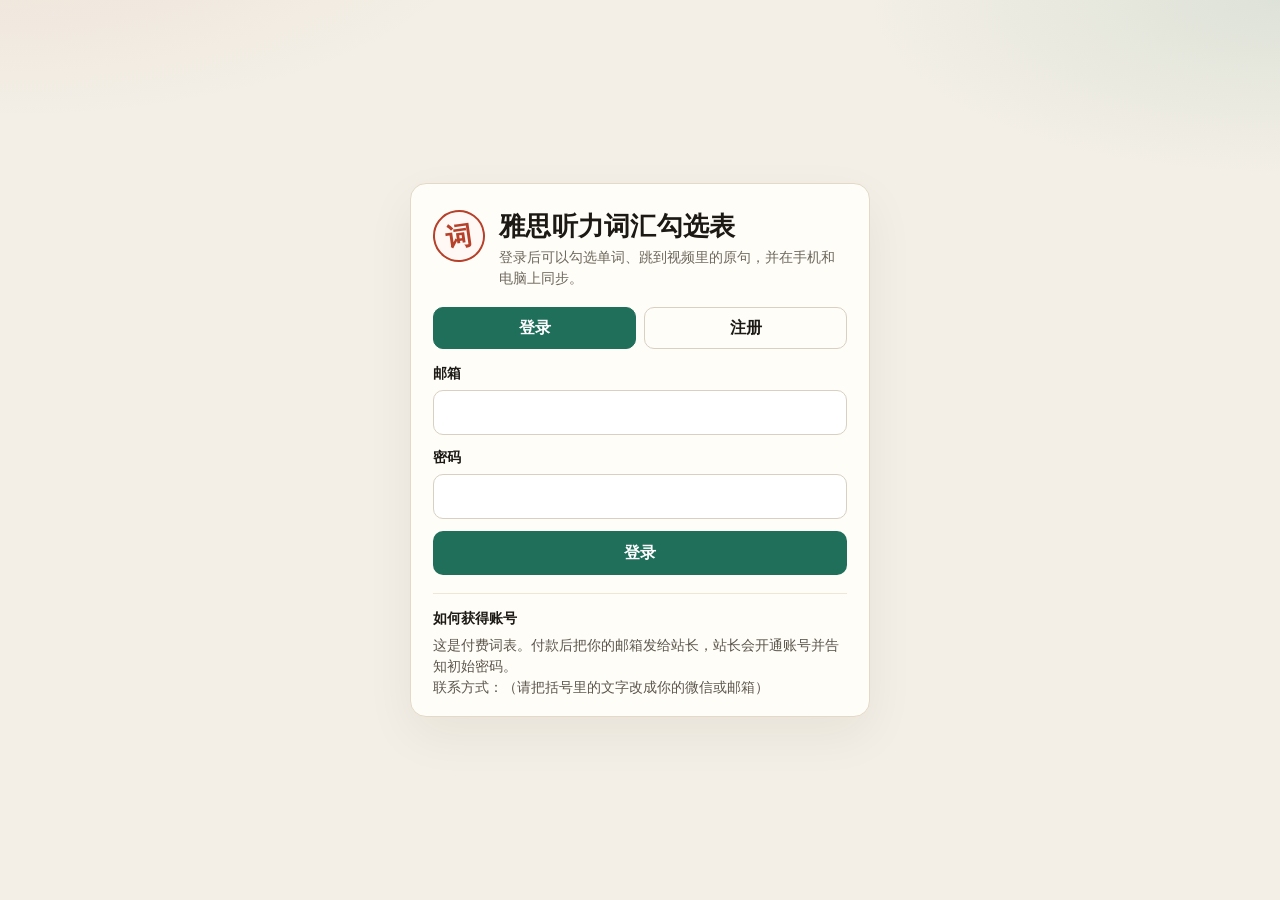
<file: site/index.html>
<!doctype html>
<html lang="zh-CN">
<head>
  <meta charset="utf-8">
  <meta name="viewport" content="width=device-width, initial-scale=1">
  <meta name="theme-color" content="#f3efe6">
  <title>雅思听力词汇勾选表</title>
  <link rel="icon" href="data:image/svg+xml,%3Csvg xmlns='http://www.w3.org/2000/svg' viewBox='0 0 64 64'%3E%3Ccircle cx='32' cy='32' r='28' fill='none' stroke='%23b6402a' stroke-width='4'/%3E%3Ctext x='32' y='42' text-anchor='middle' font-size='30' font-family='serif' fill='%23b6402a'%3E%E8%AF%8D%3C/text%3E%3C/svg%3E">
  <link rel="stylesheet" href="styles.css">
</head>
<body>
  <div id="boot" class="boot">正在打开…</div>

  <div id="login" class="login-wrap" hidden>
    <section class="card">
      <div class="brand">
        <span class="seal" aria-hidden="true">词</span>
        <div>
          <h1>雅思听力词汇勾选表</h1>
          <p class="lead">登录后可以勾选单词、跳到视频里的原句，并在手机和电脑上同步。</p>
        </div>
      </div>
      <p id="config-problems" class="warn" hidden></p>
      <div class="tabs" role="tablist">
        <button type="button" id="tab-login" class="tab on" role="tab" aria-selected="true">登录</button>
        <button type="button" id="tab-register" class="tab" role="tab" aria-selected="false">注册</button>
      </div>
      <form id="login-form">
        <label>邮箱
          <input id="email" name="email" type="email" autocomplete="username" inputmode="email" required>
        </label>
        <label>密码
          <input id="password" name="password" type="password" autocomplete="current-password" required>
        </label>
        <p id="login-error" class="form-error" role="alert" hidden></p>
        <button id="login-submit" class="primary" type="submit">登录</button>
      </form>
      <form id="register-form" hidden>
        <label>邮箱
          <input id="reg-email" name="email" type="email" autocomplete="username" inputmode="email" required>
        </label>
        <label>密码
          <input id="reg-password" name="password" type="password" autocomplete="new-password" minlength="6" required>
        </label>
        <label>再输入一次
          <input id="reg-password-2" type="password" autocomplete="new-password" minlength="6" required>
        </label>
        <label>邀请码
          <input id="reg-code" name="code" autocomplete="off" autocapitalize="characters" spellcheck="false" placeholder="付款后由站长发给你" required>
        </label>
        <p id="reg-error" class="form-error" role="alert" hidden></p>
        <button id="reg-submit" class="primary" type="submit">注册</button>
      </form>
      <div class="purchase">
        <h2>如何获得账号</h2>
        <p id="purchase-note"></p>
      </div>
    </section>
  </div>

  <div id="app" hidden>
    <header class="top">
      <div class="wrap top-row">
        <div class="brand compact">
          <span class="seal" aria-hidden="true">词</span>
          <div>
            <h1>雅思听力词汇</h1>
            <p class="lead">勾选、跳转、多设备同步</p>
          </div>
        </div>
        <div class="account">
          <span id="who"></span>
          <button type="button" id="open-password" class="texty">修改密码</button>
          <button type="button" id="logout" class="texty">退出</button>
        </div>
      </div>
      <div class="wrap toolbar">
        <input id="search" type="search" placeholder="搜索英文单词" aria-label="搜索英文单词" autocomplete="off" enterkeyhint="search">
        <select id="video" aria-label="选择视频"></select>
        <div class="tools">
          <label class="check"><input id="only" type="checkbox"> 只看已勾选</label>
          <div class="font">
            <span>字号</span>
            <button type="button" id="font-down" aria-label="减小字号">A−</button>
            <span id="font-label">18</span>
            <button type="button" id="font-up" aria-label="增大字号">A+</button>
          </div>
          <span id="global-count">已勾选 0 / 0</span>
          <span id="sync" data-mode="ok">已同步</span>
        </div>
        <div class="tools">
          <button type="button" id="export-words">导出单词</button>
          <button type="button" id="export-detail">导出单词和时间</button>
          <button type="button" id="refresh">刷新</button>
          <button type="button" id="clear-open" class="danger">清空勾选</button>
        </div>
      </div>
    </header>

    <main class="wrap">
      <p id="loading">正在读取词表…</p>
      <p id="load-error" class="warn" hidden></p>
      <section id="export-panel" class="export-panel" hidden>
        <div class="export-head">
          <h2>已勾选的单词</h2>
          <button type="button" id="export-close" class="texty">关闭</button>
        </div>
        <p id="export-meta"></p>
        <textarea id="export-text" readonly></textarea>
        <button type="button" id="export-copy" class="primary">复制</button>
      </section>
      <p id="empty" hidden>没有符合条件的单词</p>
      <div id="list"></div>
      <p id="footer-stats" class="foot"></p>
    </main>
  </div>

  <div id="modal" class="overlay" hidden>
    <div class="dialog" role="dialog" aria-modal="true" aria-labelledby="clear-title">
      <h2 id="clear-title">清空所有勾选？</h2>
      <p>这个账号在所有设备上的勾选都会删除，而且不能恢复。</p>
      <div class="dialog-actions">
        <button type="button" id="modal-cancel">取消</button>
        <button type="button" id="modal-confirm" class="danger">确认清空</button>
      </div>
    </div>
  </div>

  <div id="password-modal" class="overlay" hidden>
    <form class="dialog" id="password-form" role="dialog" aria-modal="true" aria-labelledby="password-title">
      <h2 id="password-title">修改密码</h2>
      <p id="password-lead">设置一个新密码。至少 6 位。</p>
      <label>新密码
        <input id="new-password" type="password" autocomplete="new-password" minlength="6" required>
      </label>
      <label>再输入一次
        <input id="new-password-2" type="password" autocomplete="new-password" minlength="6" required>
      </label>
      <p id="password-error" class="form-error" role="alert" hidden></p>
      <div class="dialog-actions">
        <button type="button" id="password-cancel">取消</button>
        <button type="submit" id="password-save" class="primary">保存</button>
      </div>
    </form>
  </div>

  <div id="report-modal" class="overlay" hidden>
    <form class="dialog" id="report-form" role="dialog" aria-modal="true" aria-labelledby="report-title">
      <h2 id="report-title">报告这个词有问题</h2>
      <p id="report-word"></p>
      <label>说明（可选）
        <textarea id="report-note" maxlength="500" placeholder="例如：拼写不对，音频里听到的是……"></textarea>
      </label>
      <p id="report-error" class="form-error" role="alert" hidden></p>
      <div class="dialog-actions">
        <button type="button" id="report-cancel">取消</button>
        <button type="submit" id="report-save" class="primary">提交</button>
      </div>
    </form>
  </div>

  <div id="toast" class="toast" role="status" hidden></div>
  <noscript><p class="boot">请启用浏览器的 JavaScript 后再使用。</p></noscript>
  <script src="vendor/supabase.js"></script>
  <script src="config.js"></script>
  <script src="app.js"></script>
</body>
</html>
</file>
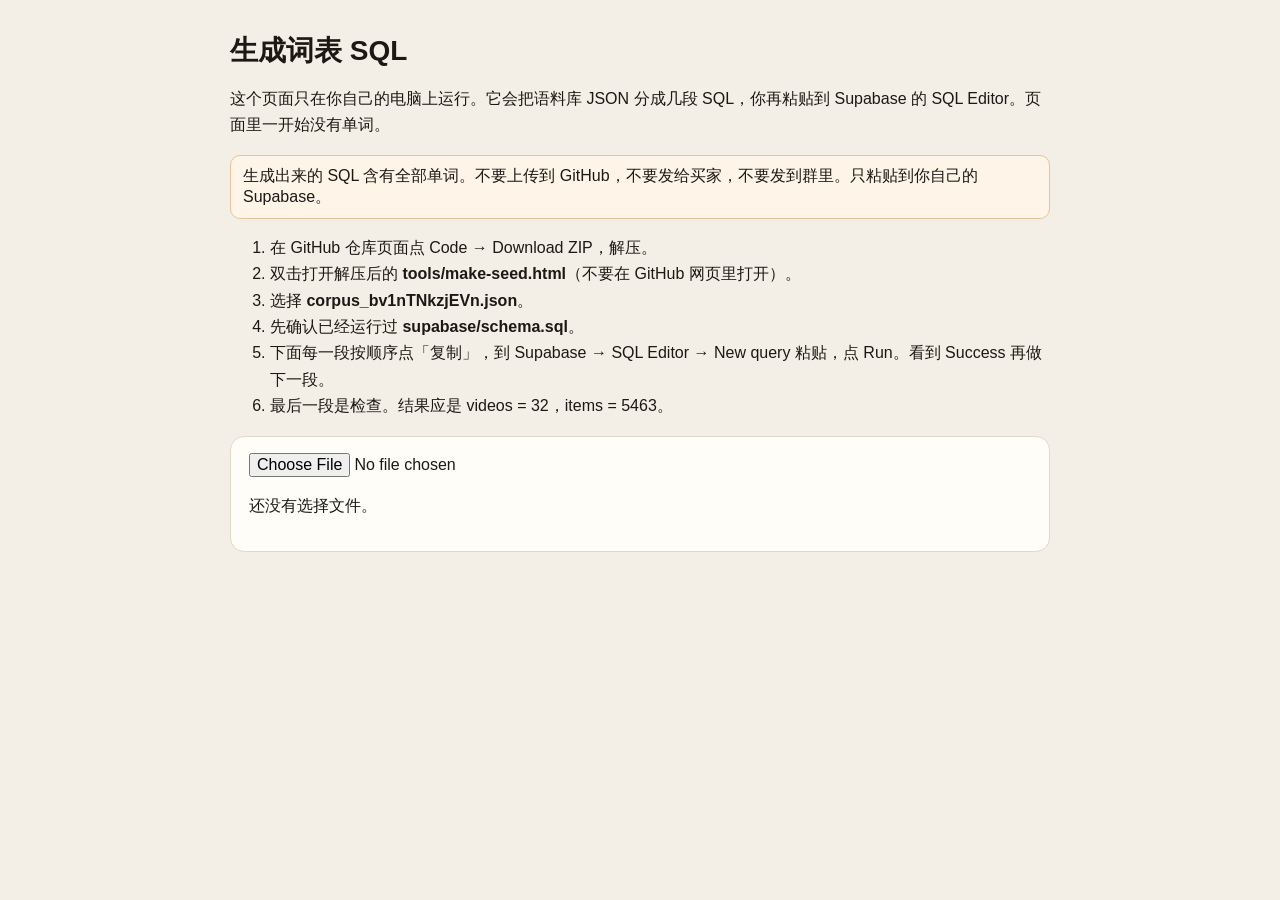
<file: tools/make-seed.html>
<!doctype html>
<html lang="zh-CN">
<head>
  <meta charset="utf-8">
  <meta name="viewport" content="width=device-width, initial-scale=1">
  <title>生成词表 SQL</title>
  <style>
    body { margin: 0; font-family: "PingFang SC", "Microsoft YaHei", sans-serif; background: #f3efe6; color: #1c1915; }
    main { width: min(820px, calc(100% - 32px)); margin: 32px auto 64px; }
    h1 { font-size: 28px; margin: 0 0 8px; }
    p, li { line-height: 1.65; }
    .card { background: #fffdf8; border: 1px solid #e4d9c6; border-radius: 14px; padding: 16px 18px; margin: 16px 0; }
    button, input { font: inherit; }
    button { border: 1px solid #d9d0c1; background: #fff; border-radius: 10px; padding: 8px 12px; cursor: pointer; }
    button.primary { background: #1f6f5b; color: white; border-color: #1f6f5b; }
    .row { display: flex; gap: 8px; flex-wrap: wrap; align-items: center; }
    .warn { background: #fff4e8; border: 1px solid #e7c39a; border-radius: 10px; padding: 10px 12px; }
    textarea { width: 100%; min-height: 140px; font-family: ui-monospace, monospace; font-size: 12px; }
    .err { color: #b6402a; }
  </style>
</head>
<body>
  <main>
    <h1>生成词表 SQL</h1>
    <p>这个页面只在你自己的电脑上运行。它会把语料库 JSON 分成几段 SQL，你再粘贴到 Supabase 的 SQL Editor。页面里一开始没有单词。</p>
    <div class="card warn">
      生成出来的 SQL 含有全部单词。不要上传到 GitHub，不要发给买家，不要发到群里。只粘贴到你自己的 Supabase。
    </div>
    <ol>
      <li>在 GitHub 仓库页面点 Code → Download ZIP，解压。</li>
      <li>双击打开解压后的 <b>tools/make-seed.html</b>（不要在 GitHub 网页里打开）。</li>
      <li>选择 <b>corpus_bv1nTNkzjEVn.json</b>。</li>
      <li>先确认已经运行过 <b>supabase/schema.sql</b>。</li>
      <li>下面每一段按顺序点「复制」，到 Supabase → SQL Editor → New query 粘贴，点 Run。看到 Success 再做下一段。</li>
      <li>最后一段是检查。结果应是 videos = 32，items = 5463。</li>
    </ol>
    <div class="card">
      <div class="row">
        <input id="file" type="file" accept=".json,application/json">
      </div>
      <p id="status">还没有选择文件。</p>
      <p id="error" class="err" hidden></p>
    </div>
    <div id="out"></div>
  </main>
  <script src="../scripts/seed-lib.js"></script>
  <script>
    if (!window.SeedLib) {
      document.getElementById('error').hidden = false;
      document.getElementById('error').textContent = '没有找到 scripts/seed-lib.js。请从 GitHub 下载整个 ZIP，解压后打开这个文件，不要只下载这一个网页。';
    }
    document.getElementById('file').addEventListener('change', function (event) {
      var file = event.target.files && event.target.files[0];
      var status = document.getElementById('status');
      var error = document.getElementById('error');
      var out = document.getElementById('out');
      error.hidden = true;
      out.innerHTML = '';
      if (!file) return;
      var reader = new FileReader();
      reader.onload = function () {
        try {
          var corpus = JSON.parse(String(reader.result));
          var seed = window.SeedLib.buildSeed(corpus);
          status.textContent = '已读取 ' + seed.videoCount + ' 集，' + seed.itemCount + ' 个单词。请按下面的顺序运行，共 ' + seed.files.length + ' 段。';
          seed.files.forEach(function (part, index) {
            var card = document.createElement('section');
            card.className = 'card';
            var title = document.createElement('h2');
            title.textContent = (index + 1) + '. ' + part.name + ' · ' + part.title;
            var row = document.createElement('div');
            row.className = 'row';
            var copyBtn = document.createElement('button');
            copyBtn.className = 'primary';
            copyBtn.type = 'button';
            copyBtn.textContent = '复制';
            copyBtn.addEventListener('click', function () {
              var area = card.querySelector('textarea');
              area.focus();
              area.select();
              var done = function () {
                copyBtn.textContent = '已复制';
                setTimeout(function () { copyBtn.textContent = '复制'; }, 1500);
              };
              if (navigator.clipboard && navigator.clipboard.writeText) {
                navigator.clipboard.writeText(part.sql).then(done).catch(function () {
                  document.execCommand('copy');
                  done();
                });
              } else {
                document.execCommand('copy');
                done();
              }
            });
            var saveBtn = document.createElement('button');
            saveBtn.type = 'button';
            saveBtn.textContent = '下载 ' + part.name;
            saveBtn.addEventListener('click', function () {
              var blob = new Blob([part.sql], { type: 'text/plain;charset=utf-8' });
              var link = document.createElement('a');
              link.href = URL.createObjectURL(blob);
              link.download = part.name;
              link.click();
              URL.revokeObjectURL(link.href);
            });
            var area = document.createElement('textarea');
            area.readOnly = true;
            area.value = part.sql;
            row.appendChild(copyBtn);
            row.appendChild(saveBtn);
            card.appendChild(title);
            card.appendChild(row);
            card.appendChild(area);
            out.appendChild(card);
          });
        } catch (err) {
          status.textContent = '没有生成。';
          error.hidden = false;
          error.textContent = err && err.message ? err.message : '文件读不了。';
        }
      };
      reader.readAsText(file, 'utf-8');
    });
  </script>
</body>
</html>
</file>
<file: site/styles.css>
:root {
  color-scheme: light;
  --ink: #1c1915;
  --muted: #6d675c;
  --paper: #f3efe6;
  --card: #fffdf8;
  --line: #e4d9c6;
  --teal: #1f6f5b;
  --teal-dark: #164f41;
  --seal: #b6402a;
  --checked: #e5f4ec;
  --warn-bg: #fff4e8;
  --warn-line: #e7c39a;
}

* { box-sizing: border-box; }

[hidden] { display: none !important; }

body {
  margin: 0;
  color: var(--ink);
  background:
    radial-gradient(1000px 420px at 0% -10%, rgba(182, 64, 42, 0.08), transparent 50%),
    radial-gradient(900px 380px at 100% 0%, rgba(31, 111, 91, 0.1), transparent 46%),
    var(--paper);
  font-family: "Avenir Next", "Segoe UI", "PingFang SC", "Hiragino Sans GB", "Noto Sans SC", "Microsoft YaHei", sans-serif;
  font-size: 16px;
  line-height: 1.5;
}

button, input, select, textarea { font: inherit; color: inherit; }

button { cursor: pointer; }

:focus-visible {
  outline: 2px solid var(--teal);
  outline-offset: 2px;
}

h1, h2, p { margin: 0; }

.wrap { width: min(920px, calc(100% - 24px)); margin: 0 auto; }

.boot {
  min-height: 100dvh;
  display: grid;
  place-items: center;
  padding: 24px;
  color: var(--muted);
}

.login-wrap {
  min-height: 100dvh;
  display: flex;
  align-items: center;
  justify-content: center;
  padding: 24px 16px;
}

.card, .dialog, .export-panel, .video {
  background: var(--card);
  border: 1px solid var(--line);
  border-radius: 16px;
}

.card {
  width: min(460px, 100%);
  padding: 26px 22px 18px;
  box-shadow: 0 18px 50px rgba(60, 40, 10, 0.06);
}

.brand { display: flex; gap: 14px; align-items: flex-start; }

.brand.compact h1 { font-size: 20px; }

.seal {
  width: 52px;
  height: 52px;
  flex: none;
  display: grid;
  place-items: center;
  border: 2px solid var(--seal);
  border-radius: 50%;
  color: var(--seal);
  font-family: "Iowan Old Style", "Palatino Linotype", "Songti SC", "STSong", serif;
  font-size: 26px;
  font-weight: 700;
  transform: rotate(-8deg);
  background: #fff8f5;
}

h1 { font-size: 26px; letter-spacing: 0.01em; line-height: 1.25; }

.lead { margin-top: 4px; color: var(--muted); font-size: 14px; }

.tabs { display: flex; gap: 8px; margin-top: 18px; }

.tab {
  flex: 1;
  border: 1px solid #d9d0c1;
  background: transparent;
  border-radius: 10px;
  padding: 8px 10px;
  font-weight: 700;
}

.tab.on { background: var(--teal); color: white; border-color: var(--teal); }

form { display: flex; flex-direction: column; gap: 12px; margin-top: 14px; }

label { display: flex; flex-direction: column; gap: 6px; font-size: 14px; font-weight: 600; }

input, select, textarea {
  width: 100%;
  border: 1px solid #d9d0c1;
  background: #fff;
  border-radius: 10px;
  padding: 11px 12px;
  font-weight: 450;
}

textarea { resize: vertical; }

button.primary, button.danger, .tools button, .font button, .texty {
  border-radius: 10px;
  padding: 10px 14px;
}

button.primary {
  border: 0;
  background: var(--teal);
  color: white;
  font-weight: 700;
}

button.primary:hover { background: var(--teal-dark); }

.tools button, .font button, .texty, .dialog-actions button {
  border: 1px solid #d9d0c1;
  background: #fff;
}

button.danger {
  border-color: #e4c4bc;
  color: var(--seal);
  background: #fff;
}

button:disabled { opacity: 0.55; cursor: not-allowed; }

.form-error { color: var(--seal); font-size: 14px; font-weight: 600; }

.warn {
  white-space: pre-wrap;
  background: var(--warn-bg);
  border: 1px solid var(--warn-line);
  color: #6a3b12;
  border-radius: 10px;
  padding: 10px 12px;
  font-size: 14px;
}

.purchase {
  margin-top: 18px;
  padding-top: 14px;
  border-top: 1px solid #efe6d6;
  color: #5c564c;
  font-size: 14px;
}

.purchase h2 { font-size: 14px; margin-bottom: 6px; color: var(--ink); }

#purchase-note { white-space: pre-wrap; }

.top {
  position: sticky;
  top: 0;
  z-index: 5;
  background: rgba(243, 239, 230, 0.94);
  backdrop-filter: blur(12px);
  border-bottom: 1px solid var(--line);
}

.top-row {
  display: flex;
  justify-content: space-between;
  gap: 12px;
  align-items: center;
  padding: 12px 0 8px;
}

.account {
  display: flex;
  align-items: center;
  gap: 8px;
  min-width: 0;
}

#who {
  max-width: 42vw;
  overflow: hidden;
  text-overflow: ellipsis;
  white-space: nowrap;
  color: var(--muted);
  font-size: 13px;
}

.texty { padding: 8px 10px; }

.toolbar { display: flex; flex-direction: column; gap: 8px; padding-bottom: 12px; }

.tools { display: flex; flex-wrap: wrap; gap: 8px; align-items: center; }

.check {
  flex-direction: row;
  align-items: center;
  gap: 8px;
  font-weight: 600;
  min-height: 42px;
}

.check input { width: 18px; height: 18px; accent-color: var(--teal); }

.font { display: flex; align-items: center; gap: 6px; font-weight: 700; }

.font button { width: 42px; height: 42px; padding: 0; }

#font-label { min-width: 1.6em; text-align: center; font-variant-numeric: tabular-nums; }

#global-count, #sync { font-size: 14px; color: var(--muted); }

#sync[data-mode="saving"] { color: var(--teal); }

#sync[data-mode="error"] { color: var(--seal); font-weight: 700; }

main { padding: 14px 0 48px; }

#loading, #empty { color: var(--muted); padding: 8px 2px 12px; }

.export-panel { padding: 14px; margin-bottom: 14px; }

.export-head, .dialog-actions { display: flex; justify-content: space-between; gap: 8px; align-items: center; }

.export-head { margin-bottom: 8px; }

#export-meta { color: var(--muted); font-size: 14px; margin-bottom: 8px; }

#export-text { min-height: 160px; font-family: ui-monospace, "SFMono-Regular", Consolas, monospace; font-size: 13px; }

#export-copy { margin-top: 8px; }

.video { margin: 0 0 12px; overflow: hidden; }

summary {
  display: flex;
  align-items: flex-start;
  gap: 10px;
  padding: 12px 14px;
  cursor: pointer;
  list-style: none;
}

summary::-webkit-details-marker { display: none; }

.chev {
  width: 8px;
  height: 8px;
  margin-top: 8px;
  flex: none;
  border-right: 2px solid var(--muted);
  border-bottom: 2px solid var(--muted);
  transform: rotate(-45deg);
}

details[open] > summary .chev { transform: rotate(45deg); margin-top: 6px; }

.sum-main { flex: 1; min-width: 0; display: flex; gap: 8px; align-items: baseline; flex-wrap: wrap; }

.sum-id { font-weight: 800; color: var(--seal); }

.sum-title { font-size: calc(var(--word-size, 18px) * 0.78); line-height: 1.35; }

.sum-meta {
  display: flex;
  flex-wrap: wrap;
  align-items: center;
  gap: 8px;
  color: var(--muted);
  font-size: 13px;
}

.sum-count { font-variant-numeric: tabular-nums; font-weight: 700; color: var(--ink); }

.bar {
  width: 72px;
  height: 6px;
  border-radius: 99px;
  background: #efe6d6;
  overflow: hidden;
}

.bar-fill { display: block; height: 100%; background: var(--teal); }

.word {
  display: flex;
  align-items: center;
  gap: 10px;
  padding: 8px 12px;
  border-top: 1px solid #f3ecdf;
  min-height: 48px;
}

.word.on { background: var(--checked); box-shadow: inset 3px 0 0 var(--teal); }

.word-label {
  display: flex;
  flex-direction: row;
  gap: 10px;
  align-items: flex-start;
  flex: 1;
  min-width: 0;
  cursor: pointer;
  font-weight: 500;
}

.word input { width: 22px; height: 22px; margin-top: 2px; flex: none; accent-color: var(--teal); }

.text { display: flex; flex-direction: column; min-width: 0; }

.en { font-size: var(--word-size, 18px); line-height: 1.35; overflow-wrap: anywhere; }

.zh { color: var(--muted); font-size: calc(var(--word-size, 18px) * 0.78); }

.jump {
  flex: none;
  color: var(--teal-dark);
  text-decoration: none;
  font-weight: 700;
  font-variant-numeric: tabular-nums;
  background: #f3f7f5;
  border-radius: 999px;
  padding: 6px 10px;
  font-size: 14px;
}

.jump:hover { background: #e3f0eb; }

.flag {
  flex: none;
  border: 0;
  background: transparent;
  color: var(--muted);
  font-size: 13px;
  padding: 6px 2px;
  text-decoration: underline;
  text-underline-offset: 3px;
}

.flag:hover { color: var(--seal); }

.foot { margin-top: 18px; color: var(--muted); font-size: 13px; }

.overlay {
  position: fixed;
  inset: 0;
  z-index: 20;
  background: rgba(28, 25, 21, 0.46);
  display: flex;
  align-items: flex-end;
  justify-content: center;
  padding: 16px;
}

.dialog { width: min(440px, 100%); padding: 20px; box-shadow: 0 20px 60px rgba(0, 0, 0, 0.18); }

.dialog p { margin: 8px 0 0; color: var(--muted); }

.dialog form, .dialog { }

#password-form { display: flex; flex-direction: column; gap: 12px; margin-top: 0; }

.dialog-actions { justify-content: flex-end; margin-top: 8px; }

.toast {
  position: fixed;
  left: 50%;
  bottom: 24px;
  transform: translateX(-50%);
  z-index: 30;
  background: var(--ink);
  color: #fffdf8;
  border-radius: 999px;
  padding: 10px 16px;
  font-size: 14px;
  max-width: calc(100% - 32px);
}

@media (min-width: 720px) {
  .overlay { align-items: center; }
  .sum-meta { margin-left: auto; }
  summary { align-items: center; }
  .chev { margin-top: 0; }
  details[open] > summary .chev { margin-top: 2px; }
}

@media (max-width: 719px) {
  .top-row { flex-direction: column; align-items: stretch; gap: 8px; }
  .account { justify-content: space-between; }
  #who { max-width: 46vw; }
  .brand.compact h1 { white-space: nowrap; }
  .brand.compact .lead { display: none; }
  .seal { width: 42px; height: 42px; font-size: 22px; }
}
</file>
